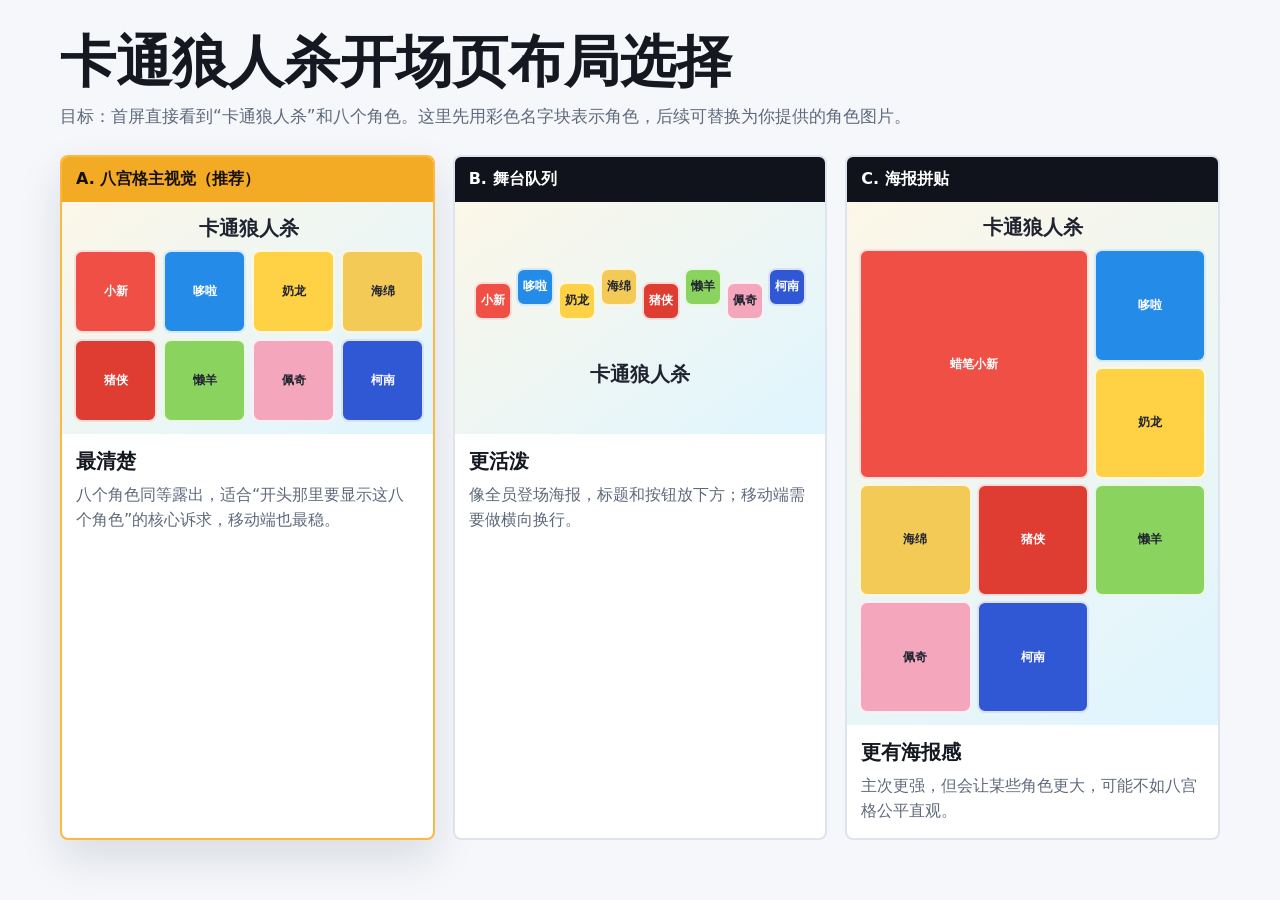
<file: docs/cartoon-werewolf-opening-options.html>
<!doctype html>
<html lang="zh-CN">
  <head>
    <meta charset="utf-8" />
    <meta name="viewport" content="width=device-width, initial-scale=1" />
    <title>卡通狼人杀开场页方案</title>
    <style>
      :root {
        color-scheme: light;
        font-family: "Microsoft YaHei", "PingFang SC", system-ui, sans-serif;
        --ink: #151821;
        --muted: #5f697c;
        --line: #dde4ef;
        --accent: #ffb83f;
      }

      * {
        box-sizing: border-box;
      }

      body {
        background: #f5f7fb;
        color: var(--ink);
        margin: 0;
        padding: 32px;
      }

      main {
        margin: 0 auto;
        max-width: 1160px;
      }

      h1 {
        font-size: clamp(30px, 5vw, 56px);
        line-height: 1.08;
        margin: 0 0 10px;
      }

      .intro {
        color: var(--muted);
        font-size: 17px;
        line-height: 1.7;
        margin: 0 0 24px;
      }

      .layout-cards {
        display: grid;
        gap: 18px;
        grid-template-columns: repeat(3, minmax(0, 1fr));
      }

      .layout-option {
        background: #fff;
        border: 2px solid var(--line);
        border-radius: 8px;
        overflow: hidden;
      }

      .layout-option.recommended {
        border-color: var(--accent);
        box-shadow: 0 18px 44px rgba(18, 23, 34, 0.12);
      }

      .option-head {
        background: #10131b;
        color: #fff;
        font-weight: 900;
        padding: 12px 14px;
      }

      .recommended .option-head {
        background: #f3aa25;
        color: #171108;
      }

      .mini-screen {
        aspect-ratio: 16 / 10;
        background: linear-gradient(145deg, #fcf7e8, #dff5ff);
        display: grid;
        gap: 8px;
        padding: 12px;
      }

      .title-line {
        align-self: center;
        color: #202431;
        font-size: 20px;
        font-weight: 900;
        text-align: center;
      }

      .avatar-grid {
        display: grid;
        gap: 6px;
        grid-template-columns: repeat(4, 1fr);
      }

      .avatar {
        align-items: center;
        aspect-ratio: 1;
        border: 2px solid rgba(255, 255, 255, 0.82);
        border-radius: 8px;
        color: #fff;
        display: grid;
        font-size: 12px;
        font-weight: 900;
        place-items: center;
        text-align: center;
      }

      .stage-row {
        align-items: end;
        display: flex;
        gap: 4px;
        justify-content: center;
      }

      .stage-row .avatar {
        width: 38px;
      }

      .stage-row .avatar:nth-child(2n) {
        transform: translateY(-14px);
      }

      .poster-grid {
        display: grid;
        gap: 5px;
        grid-template-columns: 1fr 1fr 1fr;
      }

      .poster-grid .avatar:first-child {
        grid-column: span 2;
        grid-row: span 2;
      }

      .c1 { background: #ef4f45; }
      .c2 { background: #248ce8; }
      .c3 { background: #ffd246; color: #202431; }
      .c4 { background: #f3ca56; color: #202431; }
      .c5 { background: #df3d32; }
      .c6 { background: #8bd35f; color: #202431; }
      .c7 { background: #f3a6bc; color: #202431; }
      .c8 { background: #3158d4; }

      .layout-body {
        padding: 14px;
      }

      .layout-body h2 {
        font-size: 20px;
        margin: 0 0 8px;
      }

      .layout-body p {
        color: var(--muted);
        line-height: 1.55;
        margin: 0;
      }

      @media (max-width: 900px) {
        body {
          padding: 18px;
        }

        .layout-cards {
          grid-template-columns: 1fr;
        }
      }
    </style>
  </head>
  <body>
    <main>
      <h1>卡通狼人杀开场页布局选择</h1>
      <p class="intro">目标：首屏直接看到“卡通狼人杀”和八个角色。这里先用彩色名字块表示角色，后续可替换为你提供的角色图片。</p>

      <div class="layout-cards">
        <article class="layout-option recommended">
          <div class="option-head">A. 八宫格主视觉（推荐）</div>
          <div class="mini-screen">
            <div class="title-line">卡通狼人杀</div>
            <div class="avatar-grid">
              <div class="avatar c1">小新</div>
              <div class="avatar c2">哆啦</div>
              <div class="avatar c3">奶龙</div>
              <div class="avatar c4">海绵</div>
              <div class="avatar c5">猪侠</div>
              <div class="avatar c6">懒羊</div>
              <div class="avatar c7">佩奇</div>
              <div class="avatar c8">柯南</div>
            </div>
          </div>
          <div class="layout-body">
            <h2>最清楚</h2>
            <p>八个角色同等露出，适合“开头那里要显示这八个角色”的核心诉求，移动端也最稳。</p>
          </div>
        </article>

        <article class="layout-option">
          <div class="option-head">B. 舞台队列</div>
          <div class="mini-screen">
            <div class="stage-row">
              <div class="avatar c1">小新</div>
              <div class="avatar c2">哆啦</div>
              <div class="avatar c3">奶龙</div>
              <div class="avatar c4">海绵</div>
              <div class="avatar c5">猪侠</div>
              <div class="avatar c6">懒羊</div>
              <div class="avatar c7">佩奇</div>
              <div class="avatar c8">柯南</div>
            </div>
            <div class="title-line">卡通狼人杀</div>
          </div>
          <div class="layout-body">
            <h2>更活泼</h2>
            <p>像全员登场海报，标题和按钮放下方；移动端需要做横向换行。</p>
          </div>
        </article>

        <article class="layout-option">
          <div class="option-head">C. 海报拼贴</div>
          <div class="mini-screen">
            <div class="title-line">卡通狼人杀</div>
            <div class="poster-grid">
              <div class="avatar c1">蜡笔小新</div>
              <div class="avatar c2">哆啦</div>
              <div class="avatar c3">奶龙</div>
              <div class="avatar c4">海绵</div>
              <div class="avatar c5">猪侠</div>
              <div class="avatar c6">懒羊</div>
              <div class="avatar c7">佩奇</div>
              <div class="avatar c8">柯南</div>
            </div>
          </div>
          <div class="layout-body">
            <h2>更有海报感</h2>
            <p>主次更强，但会让某些角色更大，可能不如八宫格公平直观。</p>
          </div>
        </article>
      </div>
    </main>
  </body>
</html>
</file>
